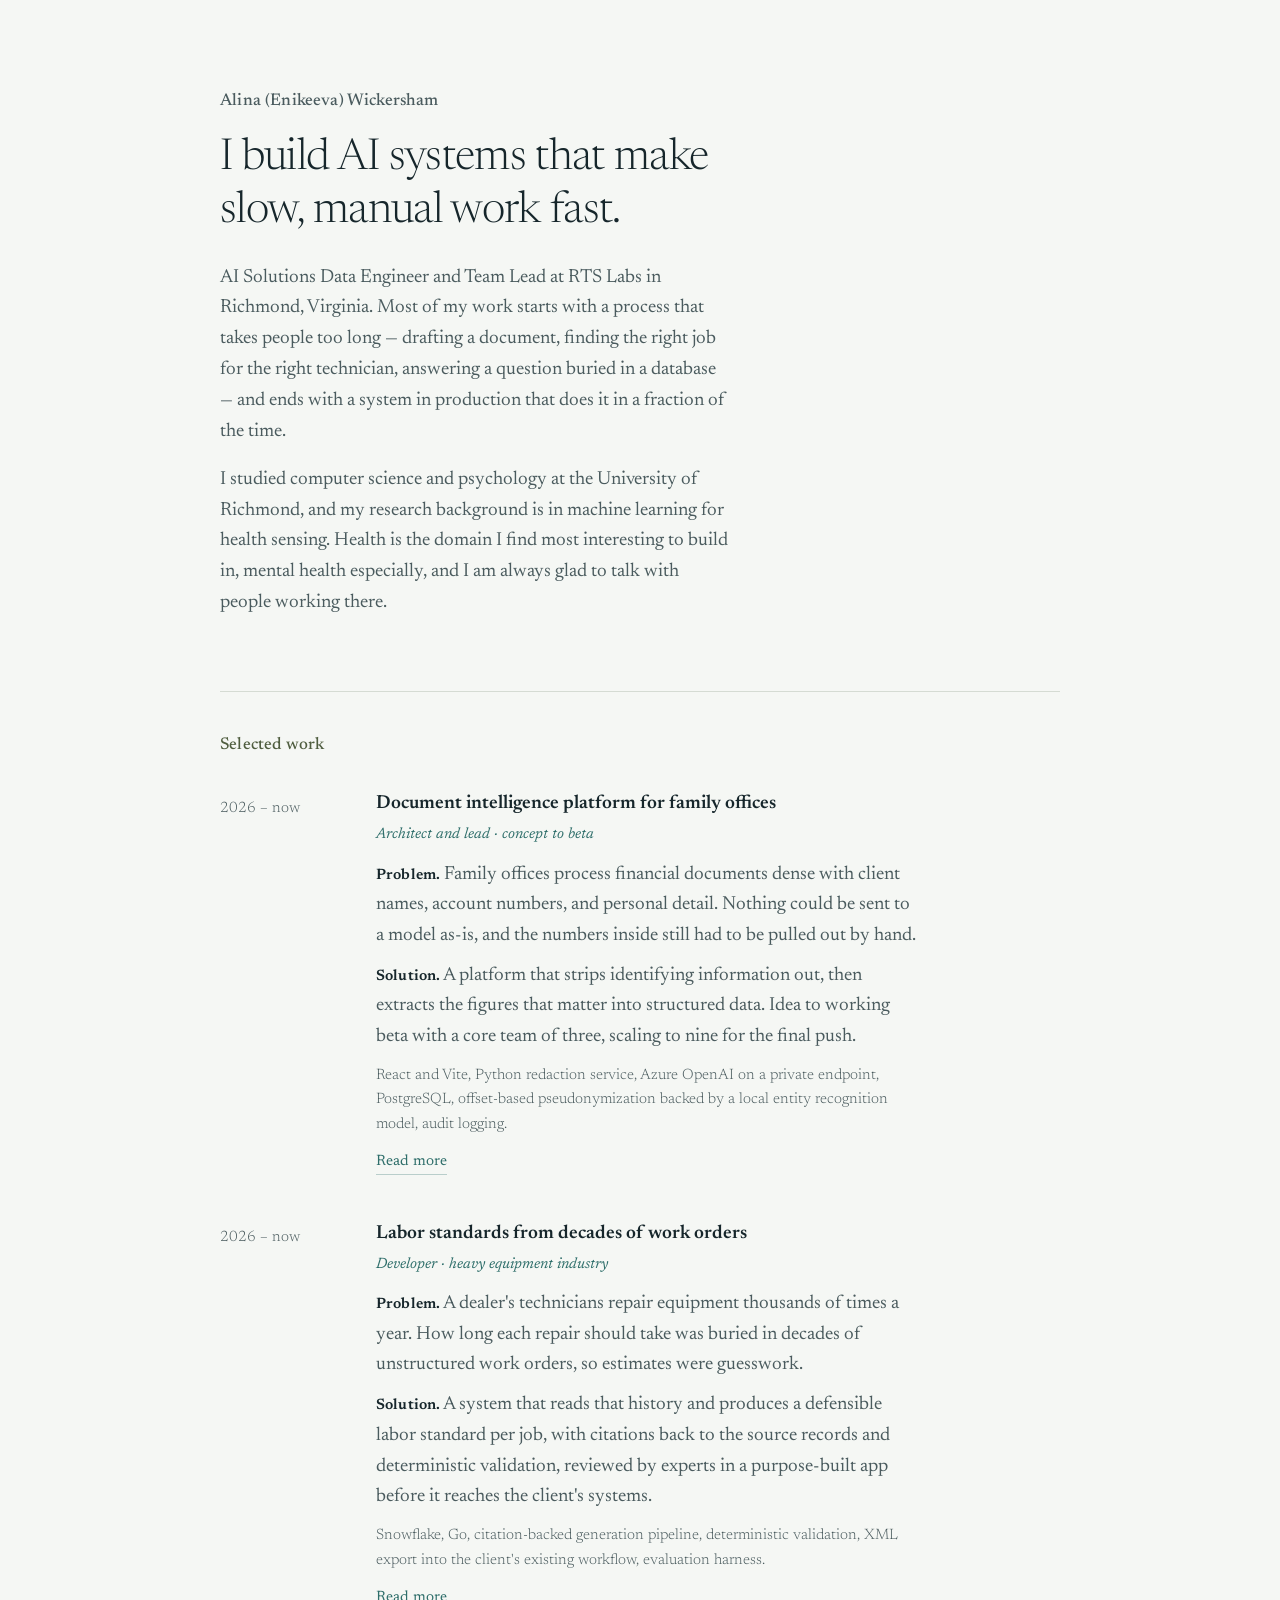
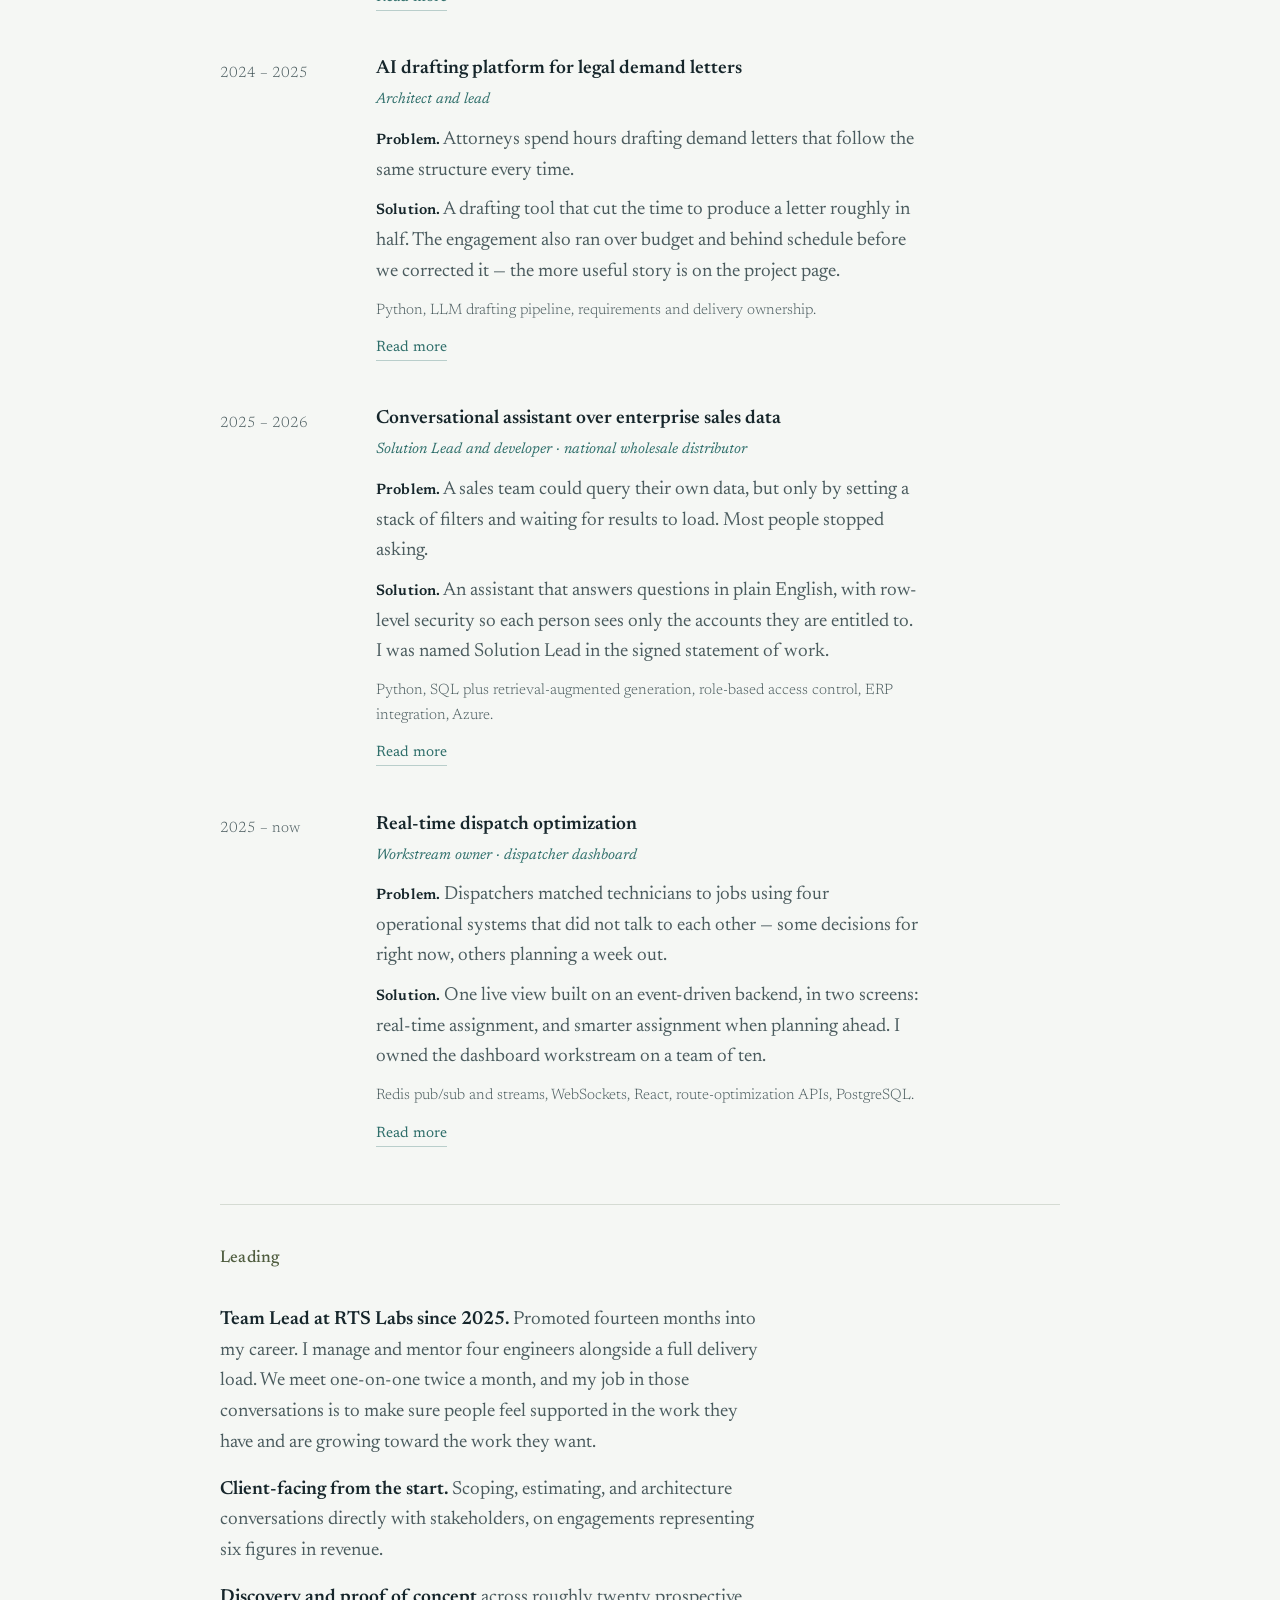
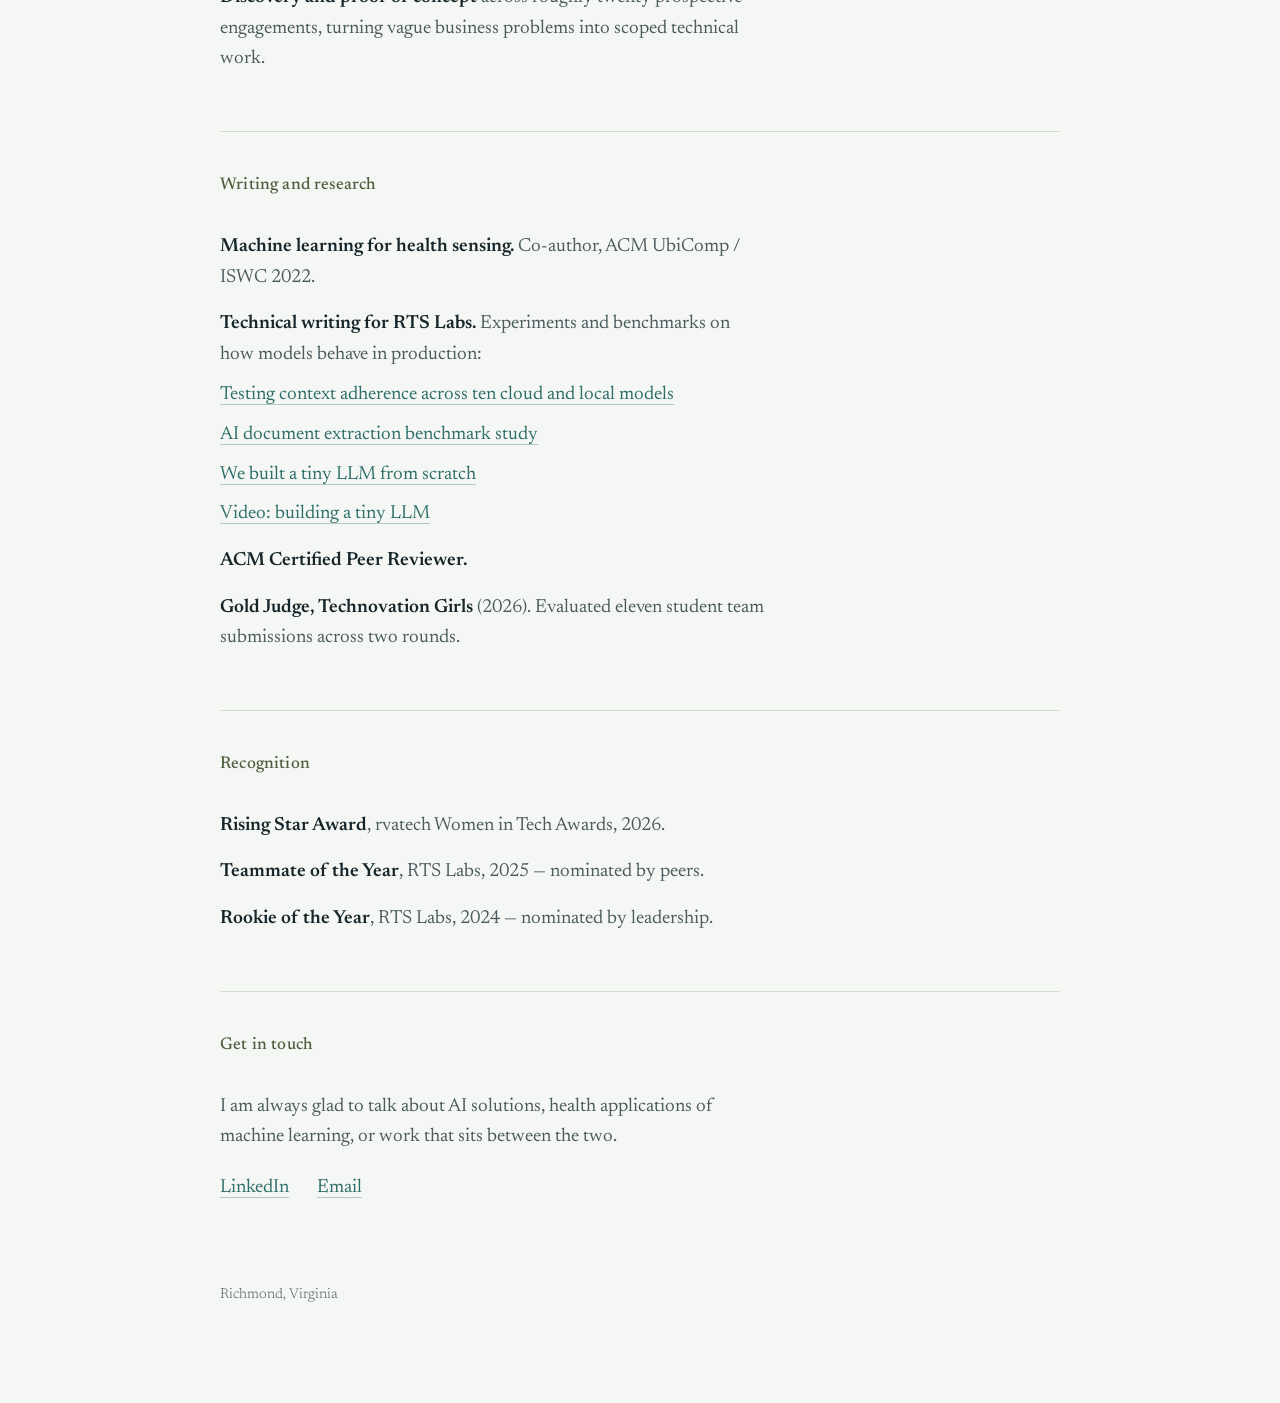
<file: index.html>
<!DOCTYPE html>
<html lang="en">
<head>
<meta charset="utf-8">
<meta name="viewport" content="width=device-width, initial-scale=1">
<title>Alina (Enikeeva) Wickersham — AI engineer</title>
<meta name="description" content="Alina (Enikeeva) Wickersham builds AI systems that make slow, manual work fast. AI Solutions Data Engineer and Team Lead at RTS Labs; published researcher in machine learning for health sensing.">
<meta property="og:title" content="Alina (Enikeeva) Wickersham — AI engineer">
<meta property="og:description" content="I build AI systems that make slow, manual work fast.">
<meta property="og:image" content="https://alinawickersham.github.io/preview.png">
<meta property="og:url" content="https://alinawickersham.github.io">
<meta property="og:type" content="website">
<meta name="twitter:card" content="summary_large_image">
<link rel="preconnect" href="https://fonts.googleapis.com">
<link rel="preconnect" href="https://fonts.gstatic.com" crossorigin>
<link href="https://fonts.googleapis.com/css2?family=Newsreader:ital,opsz,wght@0,6..72,300;0,6..72,400;0,6..72,500;0,6..72,600;1,6..72,300;1,6..72,400&display=swap" rel="stylesheet">
<link rel="stylesheet" href="styles.css">
</head>
<body>
<main class="page">

  <header class="hero">
    <p class="name">Alina (Enikeeva) Wickersham</p>
    <h1 class="statement">I build AI systems that make slow, manual work fast.</h1>
    <p>AI Solutions Data Engineer and Team Lead at RTS Labs in Richmond, Virginia. Most of my work starts with a process that takes people too long — drafting a document, finding the right job for the right technician, answering a question buried in a database — and ends with a system in production that does it in a fraction of the time.</p>
    <p>I studied computer science and psychology at the University of Richmond, and my research background is in machine learning for health sensing. Health is the domain I find most interesting to build in, mental health especially, and I am always glad to talk with people working there.</p>
  </header>

  <section id="work">
    <h2>Selected work</h2>

    <div class="entry">
      <div class="when">2026 &ndash; now</div>
      <div class="what">
        <a class="card" href="projects/document-intelligence.html">
          <h3>Document intelligence platform for family offices</h3>
          <span class="role">Architect and lead &middot; concept to beta</span>
          <p class="ps"><b>Problem.</b> Family offices process financial documents dense with client names, account numbers, and personal detail. Nothing could be sent to a model as-is, and the numbers inside still had to be pulled out by hand.</p>
          <p class="ps"><b>Solution.</b> A platform that strips identifying information out, then extracts the figures that matter into structured data. Idea to working beta with a core team of three, scaling to nine for the final push.</p>
          <p class="stack">React and Vite, Python redaction service, Azure OpenAI on a private endpoint, PostgreSQL, offset-based pseudonymization backed by a local entity recognition model, audit logging.</p>
          <span class="more">Read more</span>
        </a>
      </div>
    </div>

    <div class="entry">
      <div class="when">2026 &ndash; now</div>
      <div class="what">
        <a class="card" href="projects/labor-standards.html">
          <h3>Labor standards from decades of work orders</h3>
          <span class="role">Developer &middot; heavy equipment industry</span>
          <p class="ps"><b>Problem.</b> A dealer's technicians repair equipment thousands of times a year. How long each repair should take was buried in decades of unstructured work orders, so estimates were guesswork.</p>
          <p class="ps"><b>Solution.</b> A system that reads that history and produces a defensible labor standard per job, with citations back to the source records and deterministic validation, reviewed by experts in a purpose-built app before it reaches the client's systems.</p>
          <p class="stack">Snowflake, Go, citation-backed generation pipeline, deterministic validation, XML export into the client's existing workflow, evaluation harness.</p>
          <span class="more">Read more</span>
        </a>
      </div>
    </div>

    <div class="entry">
      <div class="when">2024 &ndash; 2025</div>
      <div class="what">
        <a class="card" href="projects/demand-letters.html">
          <h3>AI drafting platform for legal demand letters</h3>
          <span class="role">Architect and lead</span>
          <p class="ps"><b>Problem.</b> Attorneys spend hours drafting demand letters that follow the same structure every time.</p>
          <p class="ps"><b>Solution.</b> A drafting tool that cut the time to produce a letter roughly in half. The engagement also ran over budget and behind schedule before we corrected it — the more useful story is on the project page.</p>
          <p class="stack">Python, LLM drafting pipeline, requirements and delivery ownership.</p>
          <span class="more">Read more</span>
        </a>
      </div>
    </div>

    <div class="entry">
      <div class="when">2025 &ndash; 2026</div>
      <div class="what">
        <a class="card" href="projects/sales-assistant.html">
          <h3>Conversational assistant over enterprise sales data</h3>
          <span class="role">Solution Lead and developer &middot; national wholesale distributor</span>
          <p class="ps"><b>Problem.</b> A sales team could query their own data, but only by setting a stack of filters and waiting for results to load. Most people stopped asking.</p>
          <p class="ps"><b>Solution.</b> An assistant that answers questions in plain English, with row-level security so each person sees only the accounts they are entitled to. I was named Solution Lead in the signed statement of work.</p>
          <p class="stack">Python, SQL plus retrieval-augmented generation, role-based access control, ERP integration, Azure.</p>
          <span class="more">Read more</span>
        </a>
      </div>
    </div>

    <div class="entry">
      <div class="when">2025 &ndash; now</div>
      <div class="what">
        <a class="card" href="projects/dispatch.html">
          <h3>Real-time dispatch optimization</h3>
          <span class="role">Workstream owner &middot; dispatcher dashboard</span>
          <p class="ps"><b>Problem.</b> Dispatchers matched technicians to jobs using four operational systems that did not talk to each other — some decisions for right now, others planning a week out.</p>
          <p class="ps"><b>Solution.</b> One live view built on an event-driven backend, in two screens: real-time assignment, and smarter assignment when planning ahead. I owned the dashboard workstream on a team of ten.</p>
          <p class="stack">Redis pub/sub and streams, WebSockets, React, route-optimization APIs, PostgreSQL.</p>
          <span class="more">Read more</span>
        </a>
      </div>
    </div>
  </section>

  <section>
    <h2>Leading</h2>
    <ul class="plain">
      <li><strong>Team Lead at RTS Labs since 2025.</strong> Promoted fourteen months into my career. I manage and mentor four engineers alongside a full delivery load. We meet one-on-one twice a month, and my job in those conversations is to make sure people feel supported in the work they have and are growing toward the work they want.</li>
      <li><strong>Client-facing from the start.</strong> Scoping, estimating, and architecture conversations directly with stakeholders, on engagements representing six figures in revenue.</li>
      <li><strong>Discovery and proof of concept</strong> across roughly twenty prospective engagements, turning vague business problems into scoped technical work.</li>
    </ul>
  </section>

  <section>
    <h2>Writing and research</h2>
    <ul class="plain">
      <li><strong>Machine learning for health sensing.</strong> Co-author, ACM UbiComp / ISWC 2022.</li>
      <li><strong>Technical writing for RTS Labs.</strong> Experiments and benchmarks on how models behave in production:
        <ul class="plain reading" style="margin-top:.6rem;">
          <li><a href="https://rtslabs.com/rts-experiment-testing-context-adherence-across-10-cloud-local-models">Testing context adherence across ten cloud and local models</a></li>
          <li><a href="https://rtslabs.com/ai-document-extraction-benchmark-study">AI document extraction benchmark study</a></li>
          <li><a href="https://rtslabs.com/experiment-we-built-a-tiny-llm-from-scratch">We built a tiny LLM from scratch</a></li>
          <li><a href="https://www.youtube.com/watch?v=kGPH4InUQj8">Video: building a tiny LLM</a></li>
        </ul>
      </li>
      <li><strong>ACM Certified Peer Reviewer.</strong></li>
      <li><strong>Gold Judge, Technovation Girls</strong> (2026). Evaluated eleven student team submissions across two rounds.</li>
    </ul>
  </section>

  <section>
    <h2>Recognition</h2>
    <ul class="plain">
      <li><strong>Rising Star Award</strong>, rvatech Women in Tech Awards, 2026.</li>
      <li><strong>Teammate of the Year</strong>, RTS Labs, 2025 &mdash; nominated by peers.</li>
      <li><strong>Rookie of the Year</strong>, RTS Labs, 2024 &mdash; nominated by leadership.</li>
    </ul>
  </section>

  <section class="contact">
    <h2>Get in touch</h2>
    <p>I am always glad to talk about AI solutions, health applications of machine learning, or work that sits between the two.</p>
    <ul class="links">
      <li><a href="https://www.linkedin.com/in/alina-enikeeva/">LinkedIn</a></li>
      <li><a href="mailto:wickershamalina@gmail.com">Email</a></li>
    </ul>
  </section>

  <footer>Richmond, Virginia</footer>

</main>
</body>
</html>
</file>
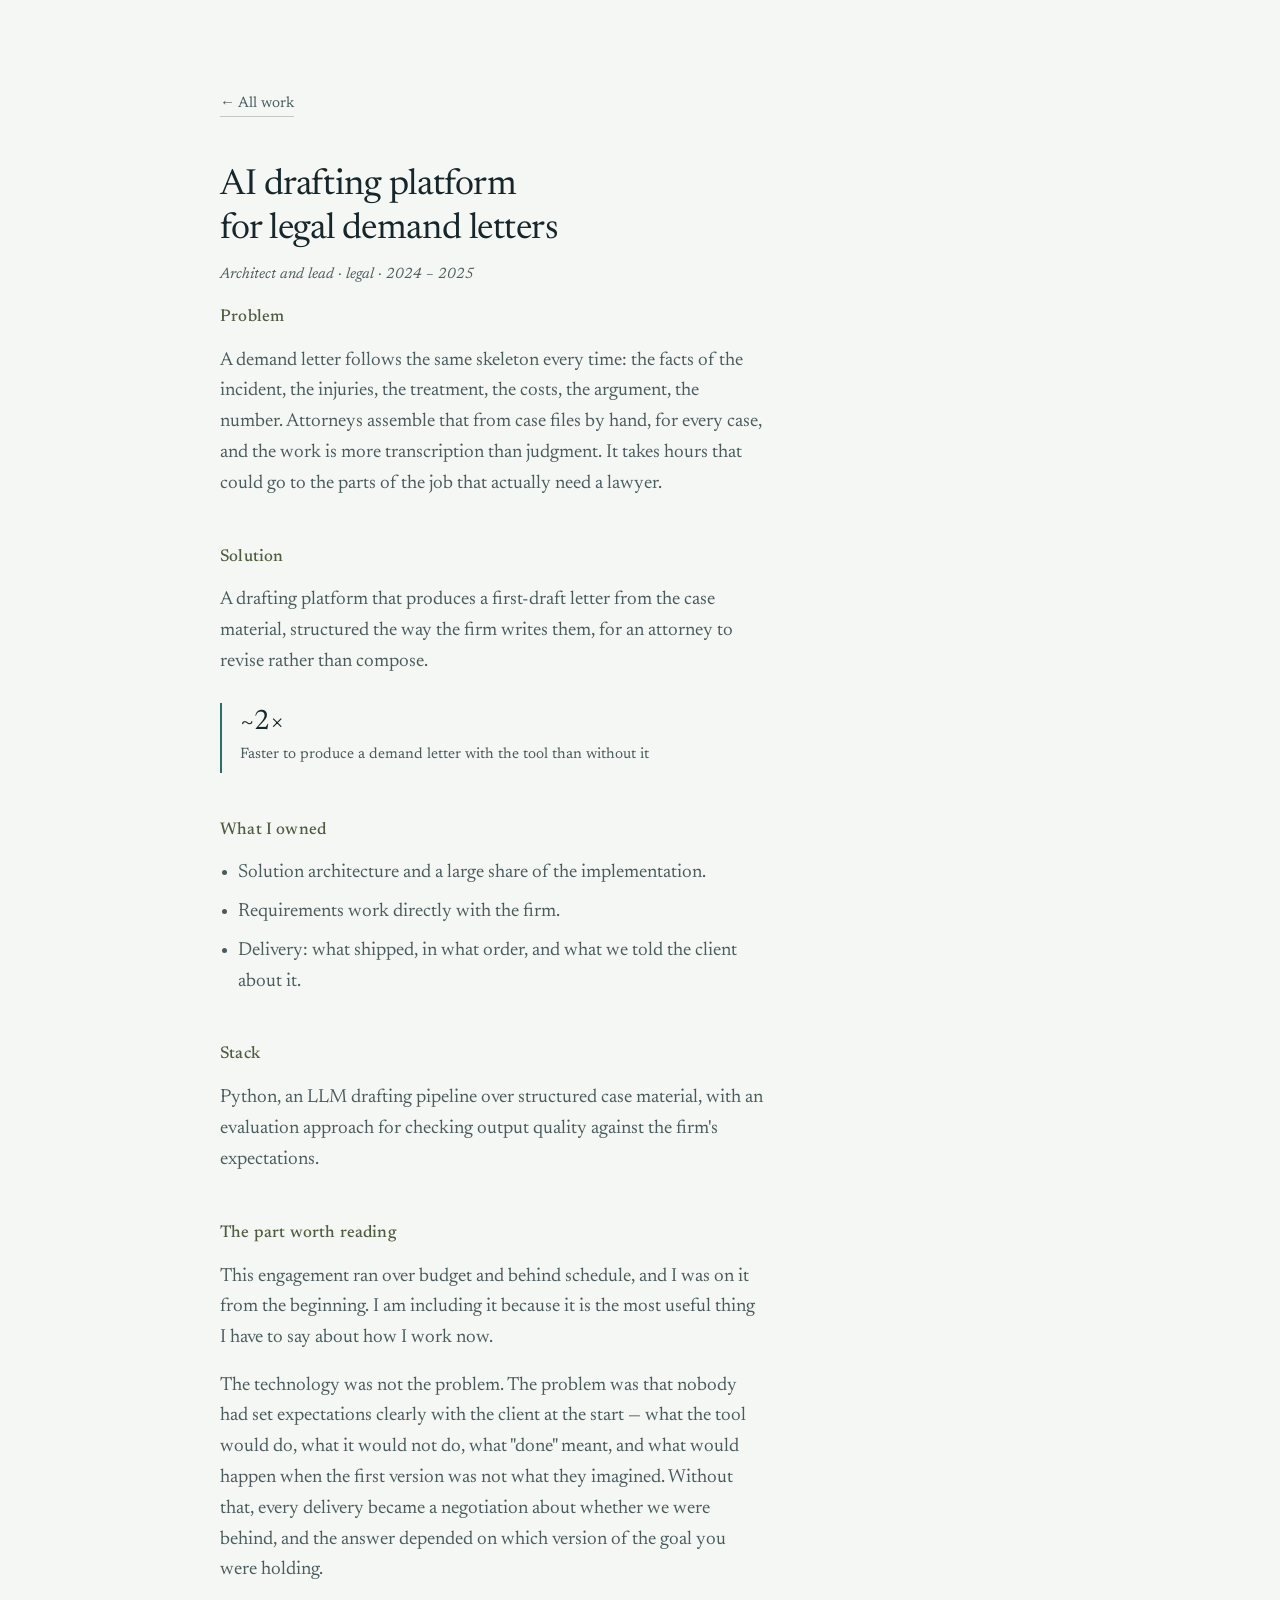
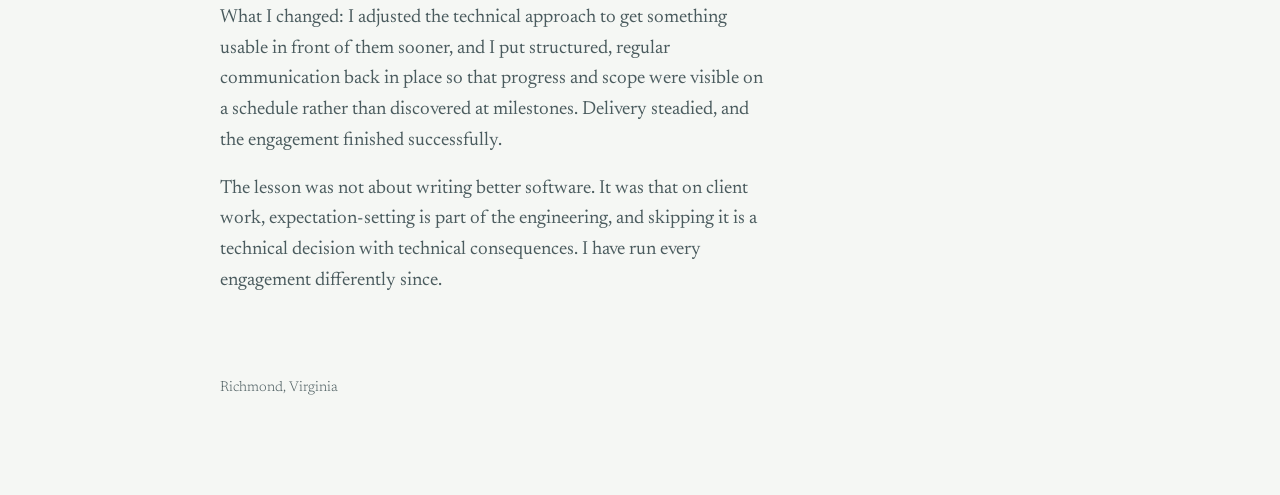
<file: projects/demand-letters.html>
<!DOCTYPE html>
<html lang="en">
<head>
<meta charset="utf-8">
<meta name="viewport" content="width=device-width, initial-scale=1">
<title>AI drafting platform for legal demand letters — Alina (Enikeeva) Wickersham</title>
<meta name="description" content="An AI tool that cut demand letter drafting time roughly in half, and what I learned from an engagement that went off the rails first.">
<link rel="preconnect" href="https://fonts.googleapis.com">
<link rel="preconnect" href="https://fonts.gstatic.com" crossorigin>
<link href="https://fonts.googleapis.com/css2?family=Newsreader:ital,opsz,wght@0,6..72,300;0,6..72,400;0,6..72,500;0,6..72,600;1,6..72,300;1,6..72,400&display=swap" rel="stylesheet">
<link rel="stylesheet" href="../styles.css">
</head>
<body>
<main class="page">
  <a class="back" href="../index.html">&larr; All work</a>

  <article class="detail">
    <h1>AI drafting platform for legal demand letters</h1>
    <p class="meta">Architect and lead &middot; legal &middot; 2024 – 2025</p>

    <h2>Problem</h2>
    <p>A demand letter follows the same skeleton every time: the facts of the incident, the injuries, the treatment, the costs, the argument, the number. Attorneys assemble that from case files by hand, for every case, and the work is more transcription than judgment. It takes hours that could go to the parts of the job that actually need a lawyer.</p>

    <h2>Solution</h2>
    <p>A drafting platform that produces a first-draft letter from the case material, structured the way the firm writes them, for an attorney to revise rather than compose.</p>

    <div class="figure">
      <span class="n">~2&times;</span>
      <span class="lbl">Faster to produce a demand letter with the tool than without it</span>
    </div>

    <h2>What I owned</h2>
    <ul>
      <li>Solution architecture and a large share of the implementation.</li>
      <li>Requirements work directly with the firm.</li>
      <li>Delivery: what shipped, in what order, and what we told the client about it.</li>
    </ul>

    <h2>Stack</h2>
    <p>Python, an LLM drafting pipeline over structured case material, with an evaluation approach for checking output quality against the firm's expectations.</p>

    <h2>The part worth reading</h2>
    <p>This engagement ran over budget and behind schedule, and I was on it from the beginning. I am including it because it is the most useful thing I have to say about how I work now.</p>
    <p>The technology was not the problem. The problem was that nobody had set expectations clearly with the client at the start — what the tool would do, what it would not do, what "done" meant, and what would happen when the first version was not what they imagined. Without that, every delivery became a negotiation about whether we were behind, and the answer depended on which version of the goal you were holding.</p>
    <p>What I changed: I adjusted the technical approach to get something usable in front of them sooner, and I put structured, regular communication back in place so that progress and scope were visible on a schedule rather than discovered at milestones. Delivery steadied, and the engagement finished successfully.</p>
    <p>The lesson was not about writing better software. It was that on client work, expectation-setting is part of the engineering, and skipping it is a technical decision with technical consequences. I have run every engagement differently since.</p>
  </article>

  <footer>Richmond, Virginia</footer>
</main>
</body>
</html>
</file>
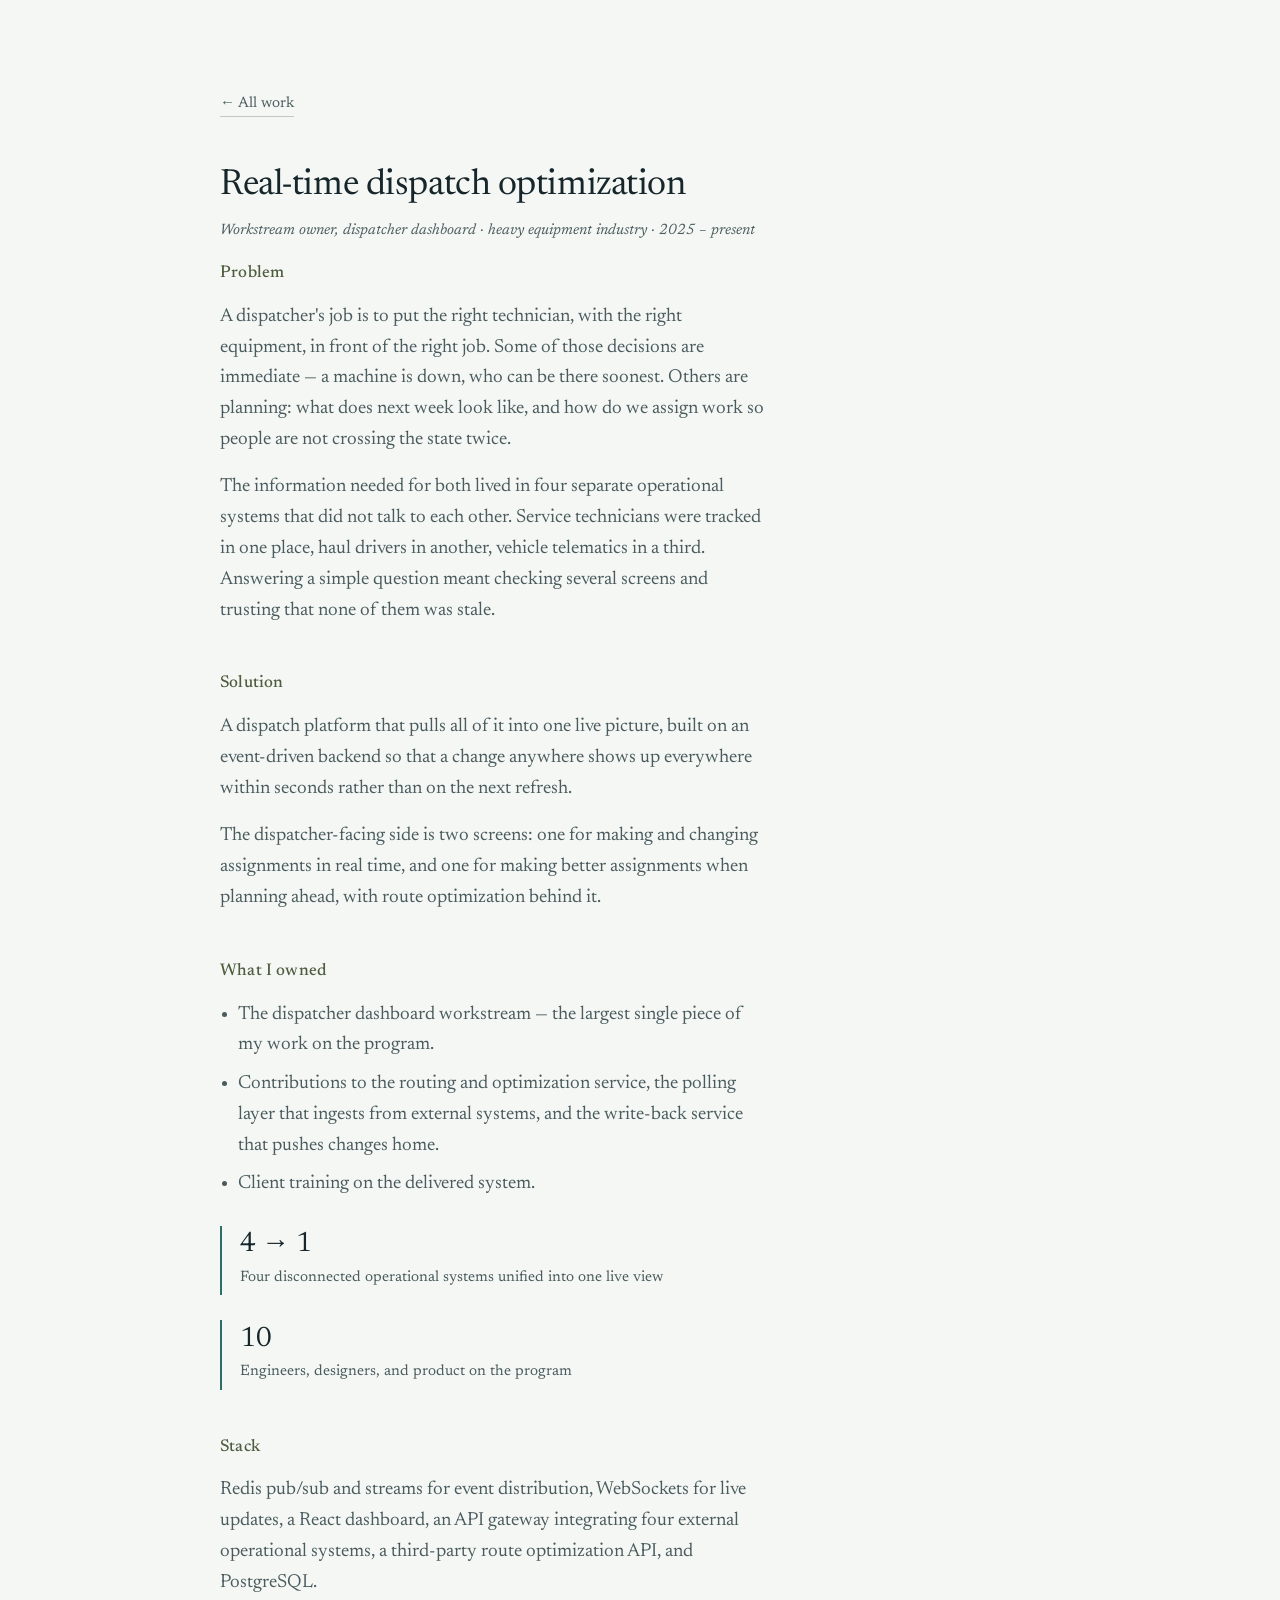
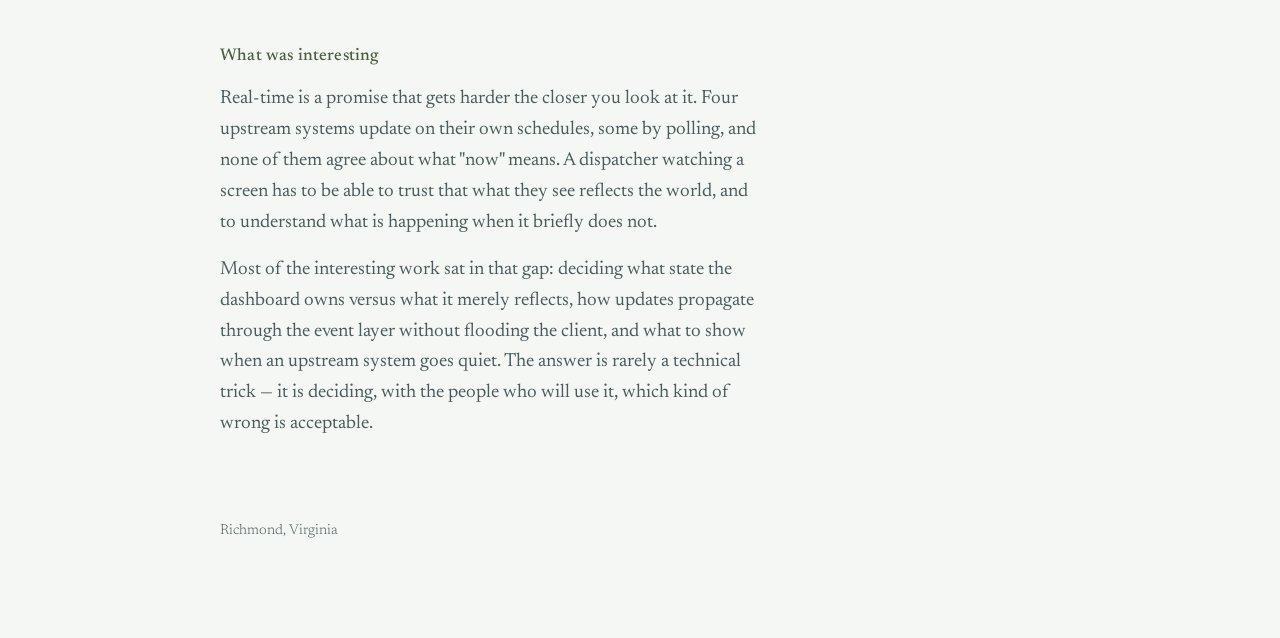
<file: projects/dispatch.html>
<!DOCTYPE html>
<html lang="en">
<head>
<meta charset="utf-8">
<meta name="viewport" content="width=device-width, initial-scale=1">
<title>Real-time dispatch optimization — Alina (Enikeeva) Wickersham</title>
<meta name="description" content="A live dispatcher view unifying four disconnected operational systems, built on an event-driven backend.">
<link rel="preconnect" href="https://fonts.googleapis.com">
<link rel="preconnect" href="https://fonts.gstatic.com" crossorigin>
<link href="https://fonts.googleapis.com/css2?family=Newsreader:ital,opsz,wght@0,6..72,300;0,6..72,400;0,6..72,500;0,6..72,600;1,6..72,300;1,6..72,400&display=swap" rel="stylesheet">
<link rel="stylesheet" href="../styles.css">
</head>
<body>
<main class="page">
  <a class="back" href="../index.html">&larr; All work</a>

  <article class="detail">
    <h1>Real-time dispatch optimization</h1>
    <p class="meta">Workstream owner, dispatcher dashboard &middot; heavy equipment industry &middot; 2025 – present</p>

    <h2>Problem</h2>
    <p>A dispatcher's job is to put the right technician, with the right equipment, in front of the right job. Some of those decisions are immediate — a machine is down, who can be there soonest. Others are planning: what does next week look like, and how do we assign work so people are not crossing the state twice.</p>
    <p>The information needed for both lived in four separate operational systems that did not talk to each other. Service technicians were tracked in one place, haul drivers in another, vehicle telematics in a third. Answering a simple question meant checking several screens and trusting that none of them was stale.</p>

    <h2>Solution</h2>
    <p>A dispatch platform that pulls all of it into one live picture, built on an event-driven backend so that a change anywhere shows up everywhere within seconds rather than on the next refresh.</p>
    <p>The dispatcher-facing side is two screens: one for making and changing assignments in real time, and one for making better assignments when planning ahead, with route optimization behind it.</p>

    <h2>What I owned</h2>
    <ul>
      <li>The dispatcher dashboard workstream — the largest single piece of my work on the program.</li>
      <li>Contributions to the routing and optimization service, the polling layer that ingests from external systems, and the write-back service that pushes changes home.</li>
      <li>Client training on the delivered system.</li>
    </ul>

    <div class="figure">
      <span class="n">4 &rarr; 1</span>
      <span class="lbl">Four disconnected operational systems unified into one live view</span>
    </div>

    <div class="figure">
      <span class="n">10</span>
      <span class="lbl">Engineers, designers, and product on the program</span>
    </div>

    <h2>Stack</h2>
    <p>Redis pub/sub and streams for event distribution, WebSockets for live updates, a React dashboard, an API gateway integrating four external operational systems, a third-party route optimization API, and PostgreSQL.</p>

    <h2>What was interesting</h2>
    <p>Real-time is a promise that gets harder the closer you look at it. Four upstream systems update on their own schedules, some by polling, and none of them agree about what "now" means. A dispatcher watching a screen has to be able to trust that what they see reflects the world, and to understand what is happening when it briefly does not.</p>
    <p>Most of the interesting work sat in that gap: deciding what state the dashboard owns versus what it merely reflects, how updates propagate through the event layer without flooding the client, and what to show when an upstream system goes quiet. The answer is rarely a technical trick — it is deciding, with the people who will use it, which kind of wrong is acceptable.</p>
  </article>

  <footer>Richmond, Virginia</footer>
</main>
</body>
</html>
</file>
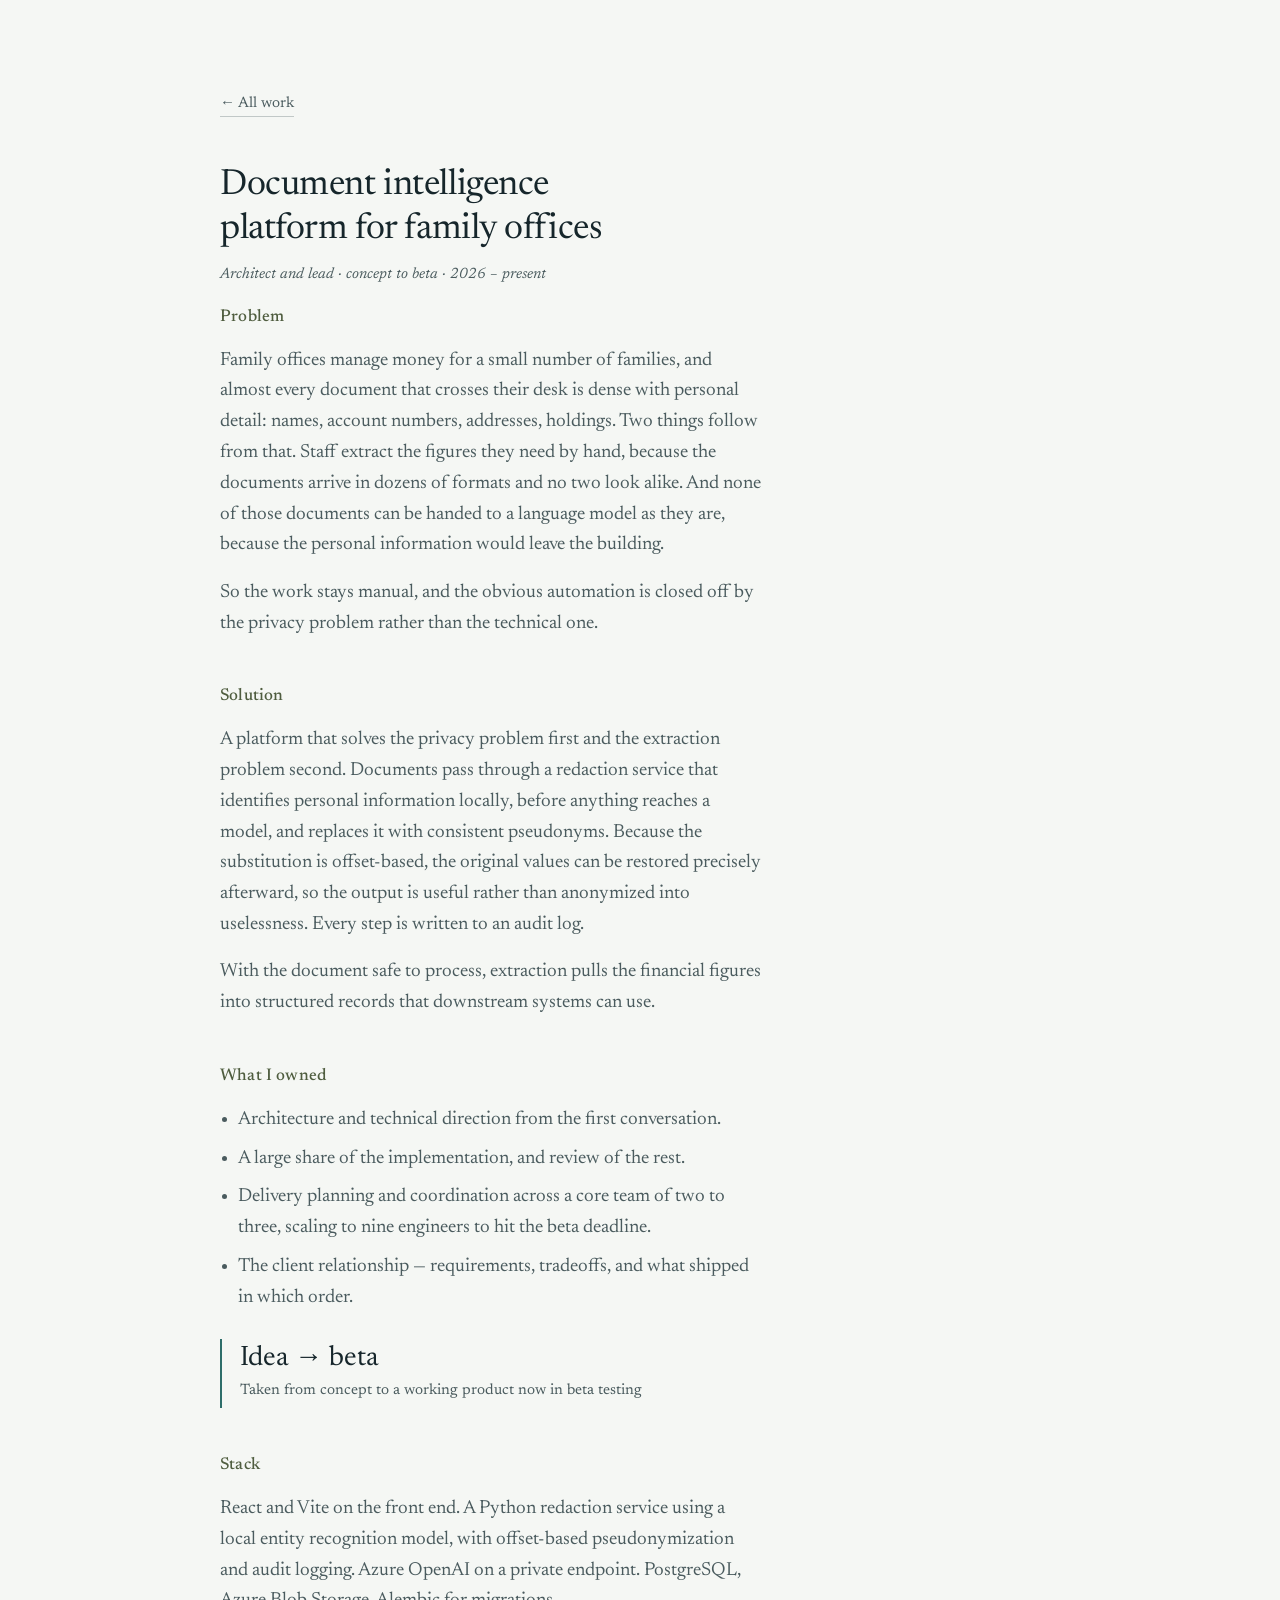
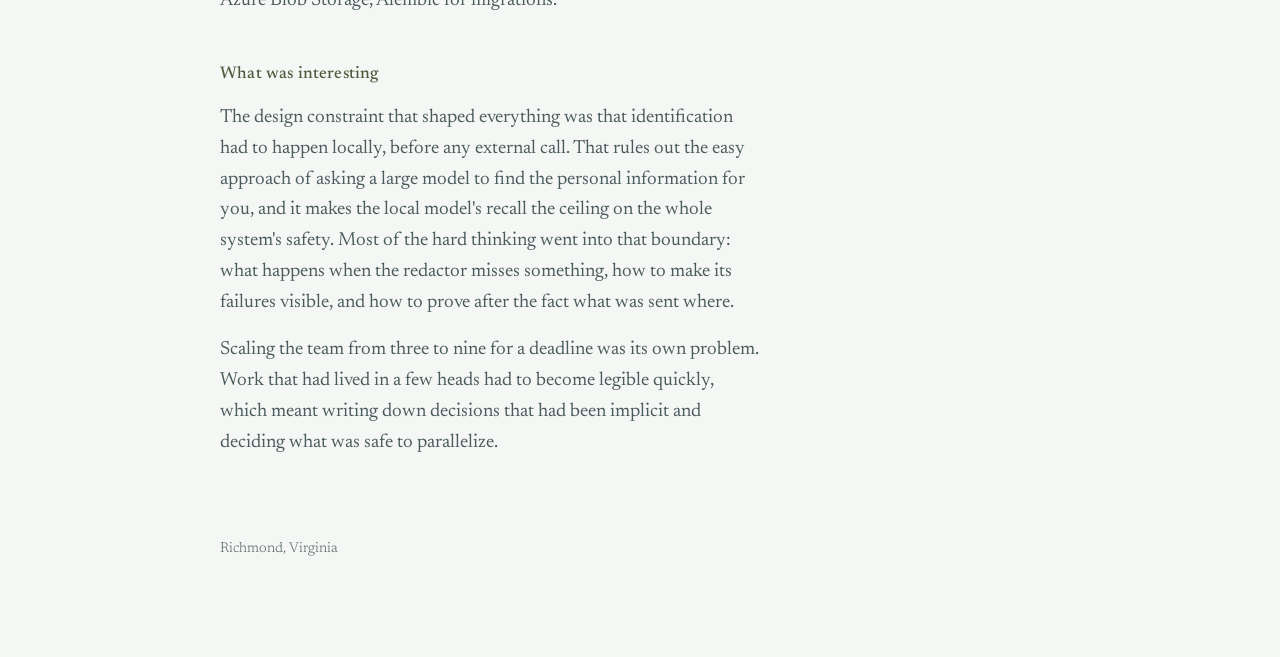
<file: projects/document-intelligence.html>
<!DOCTYPE html>
<html lang="en">
<head>
<meta charset="utf-8">
<meta name="viewport" content="width=device-width, initial-scale=1">
<title>Document intelligence platform for family offices — Alina (Enikeeva) Wickersham</title>
<meta name="description" content="An AI platform that redacts personal information from financial documents and extracts structured data. Taken from concept to beta.">
<link rel="preconnect" href="https://fonts.googleapis.com">
<link rel="preconnect" href="https://fonts.gstatic.com" crossorigin>
<link href="https://fonts.googleapis.com/css2?family=Newsreader:ital,opsz,wght@0,6..72,300;0,6..72,400;0,6..72,500;0,6..72,600;1,6..72,300;1,6..72,400&display=swap" rel="stylesheet">
<link rel="stylesheet" href="../styles.css">
</head>
<body>
<main class="page">
  <a class="back" href="../index.html">&larr; All work</a>

  <article class="detail">
    <h1>Document intelligence platform for family offices</h1>
    <p class="meta">Architect and lead &middot; concept to beta &middot; 2026 – present</p>

    <h2>Problem</h2>
    <p>Family offices manage money for a small number of families, and almost every document that crosses their desk is dense with personal detail: names, account numbers, addresses, holdings. Two things follow from that. Staff extract the figures they need by hand, because the documents arrive in dozens of formats and no two look alike. And none of those documents can be handed to a language model as they are, because the personal information would leave the building.</p>
    <p>So the work stays manual, and the obvious automation is closed off by the privacy problem rather than the technical one.</p>

    <h2>Solution</h2>
    <p>A platform that solves the privacy problem first and the extraction problem second. Documents pass through a redaction service that identifies personal information locally, before anything reaches a model, and replaces it with consistent pseudonyms. Because the substitution is offset-based, the original values can be restored precisely afterward, so the output is useful rather than anonymized into uselessness. Every step is written to an audit log.</p>
    <p>With the document safe to process, extraction pulls the financial figures into structured records that downstream systems can use.</p>

    <h2>What I owned</h2>
    <ul>
      <li>Architecture and technical direction from the first conversation.</li>
      <li>A large share of the implementation, and review of the rest.</li>
      <li>Delivery planning and coordination across a core team of two to three, scaling to nine engineers to hit the beta deadline.</li>
      <li>The client relationship — requirements, tradeoffs, and what shipped in which order.</li>
    </ul>

    <div class="figure">
      <span class="n">Idea &rarr; beta</span>
      <span class="lbl">Taken from concept to a working product now in beta testing</span>
    </div>

    <h2>Stack</h2>
    <p>React and Vite on the front end. A Python redaction service using a local entity recognition model, with offset-based pseudonymization and audit logging. Azure OpenAI on a private endpoint. PostgreSQL, Azure Blob Storage, Alembic for migrations.</p>

    <h2>What was interesting</h2>
    <p>The design constraint that shaped everything was that identification had to happen locally, before any external call. That rules out the easy approach of asking a large model to find the personal information for you, and it makes the local model's recall the ceiling on the whole system's safety. Most of the hard thinking went into that boundary: what happens when the redactor misses something, how to make its failures visible, and how to prove after the fact what was sent where.</p>
    <p>Scaling the team from three to nine for a deadline was its own problem. Work that had lived in a few heads had to become legible quickly, which meant writing down decisions that had been implicit and deciding what was safe to parallelize.</p>
  </article>

  <footer>Richmond, Virginia</footer>
</main>
</body>
</html>
</file>
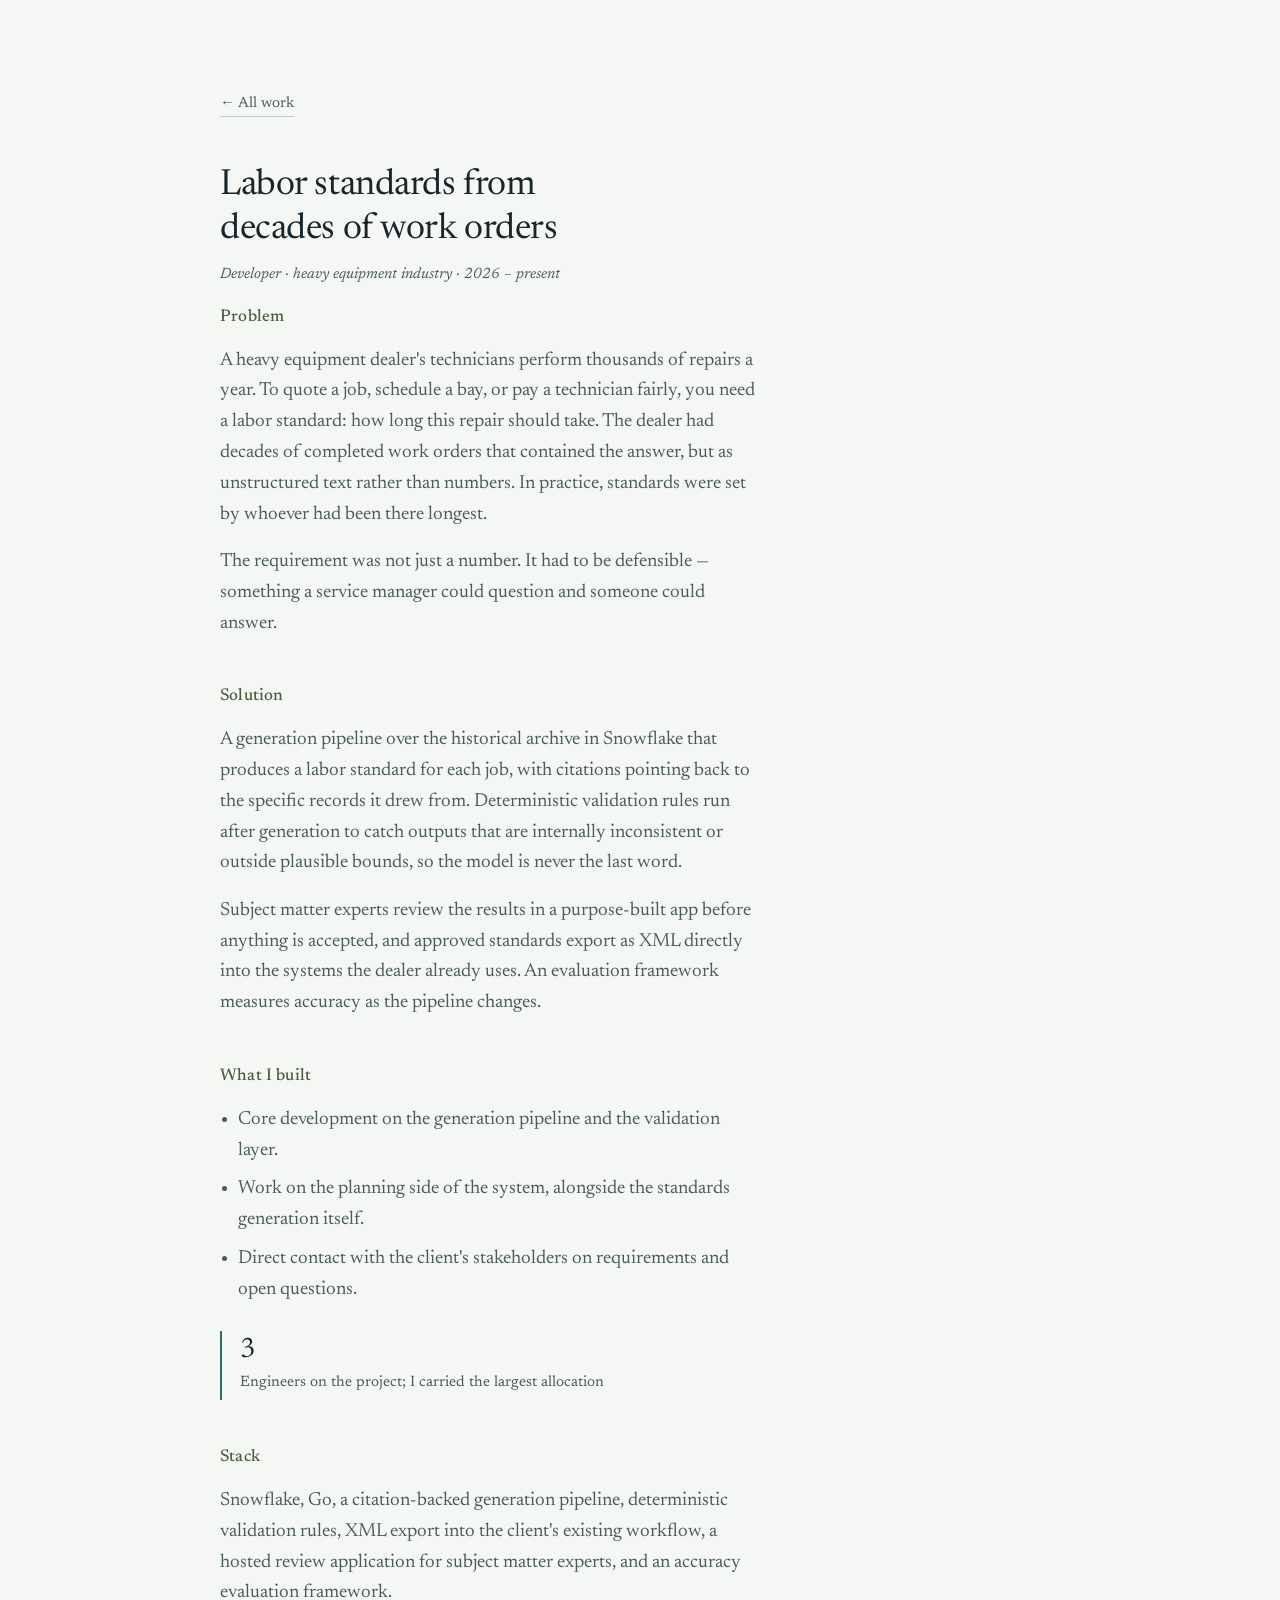
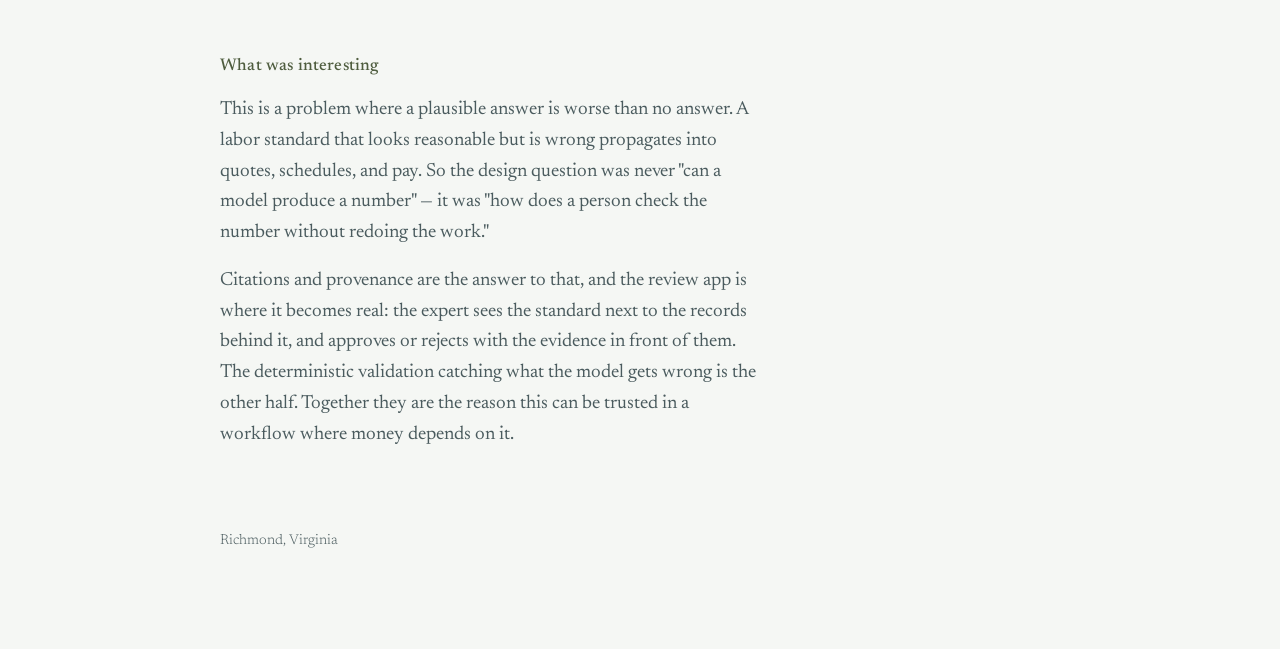
<file: projects/labor-standards.html>
<!DOCTYPE html>
<html lang="en">
<head>
<meta charset="utf-8">
<meta name="viewport" content="width=device-width, initial-scale=1">
<title>Labor standards from decades of work orders — Alina (Enikeeva) Wickersham</title>
<meta name="description" content="An AI system that turns decades of maintenance history into defensible labor standards, with citations back to source records.">
<link rel="preconnect" href="https://fonts.googleapis.com">
<link rel="preconnect" href="https://fonts.gstatic.com" crossorigin>
<link href="https://fonts.googleapis.com/css2?family=Newsreader:ital,opsz,wght@0,6..72,300;0,6..72,400;0,6..72,500;0,6..72,600;1,6..72,300;1,6..72,400&display=swap" rel="stylesheet">
<link rel="stylesheet" href="../styles.css">
</head>
<body>
<main class="page">
  <a class="back" href="../index.html">&larr; All work</a>

  <article class="detail">
    <h1>Labor standards from decades of work orders</h1>
    <p class="meta">Developer &middot; heavy equipment industry &middot; 2026 – present</p>

    <h2>Problem</h2>
    <p>A heavy equipment dealer's technicians perform thousands of repairs a year. To quote a job, schedule a bay, or pay a technician fairly, you need a labor standard: how long this repair should take. The dealer had decades of completed work orders that contained the answer, but as unstructured text rather than numbers. In practice, standards were set by whoever had been there longest.</p>
    <p>The requirement was not just a number. It had to be defensible — something a service manager could question and someone could answer.</p>

    <h2>Solution</h2>
    <p>A generation pipeline over the historical archive in Snowflake that produces a labor standard for each job, with citations pointing back to the specific records it drew from. Deterministic validation rules run after generation to catch outputs that are internally inconsistent or outside plausible bounds, so the model is never the last word.</p>
    <p>Subject matter experts review the results in a purpose-built app before anything is accepted, and approved standards export as XML directly into the systems the dealer already uses. An evaluation framework measures accuracy as the pipeline changes.</p>

    <h2>What I built</h2>
    <ul>
      <li>Core development on the generation pipeline and the validation layer.</li>
      <li>Work on the planning side of the system, alongside the standards generation itself.</li>
      <li>Direct contact with the client's stakeholders on requirements and open questions.</li>
    </ul>

    <div class="figure">
      <span class="n">3</span>
      <span class="lbl">Engineers on the project; I carried the largest allocation</span>
    </div>

    <h2>Stack</h2>
    <p>Snowflake, Go, a citation-backed generation pipeline, deterministic validation rules, XML export into the client's existing workflow, a hosted review application for subject matter experts, and an accuracy evaluation framework.</p>

    <h2>What was interesting</h2>
    <p>This is a problem where a plausible answer is worse than no answer. A labor standard that looks reasonable but is wrong propagates into quotes, schedules, and pay. So the design question was never "can a model produce a number" — it was "how does a person check the number without redoing the work."</p>
    <p>Citations and provenance are the answer to that, and the review app is where it becomes real: the expert sees the standard next to the records behind it, and approves or rejects with the evidence in front of them. The deterministic validation catching what the model gets wrong is the other half. Together they are the reason this can be trusted in a workflow where money depends on it.</p>
  </article>

  <footer>Richmond, Virginia</footer>
</main>
</body>
</html>
</file>
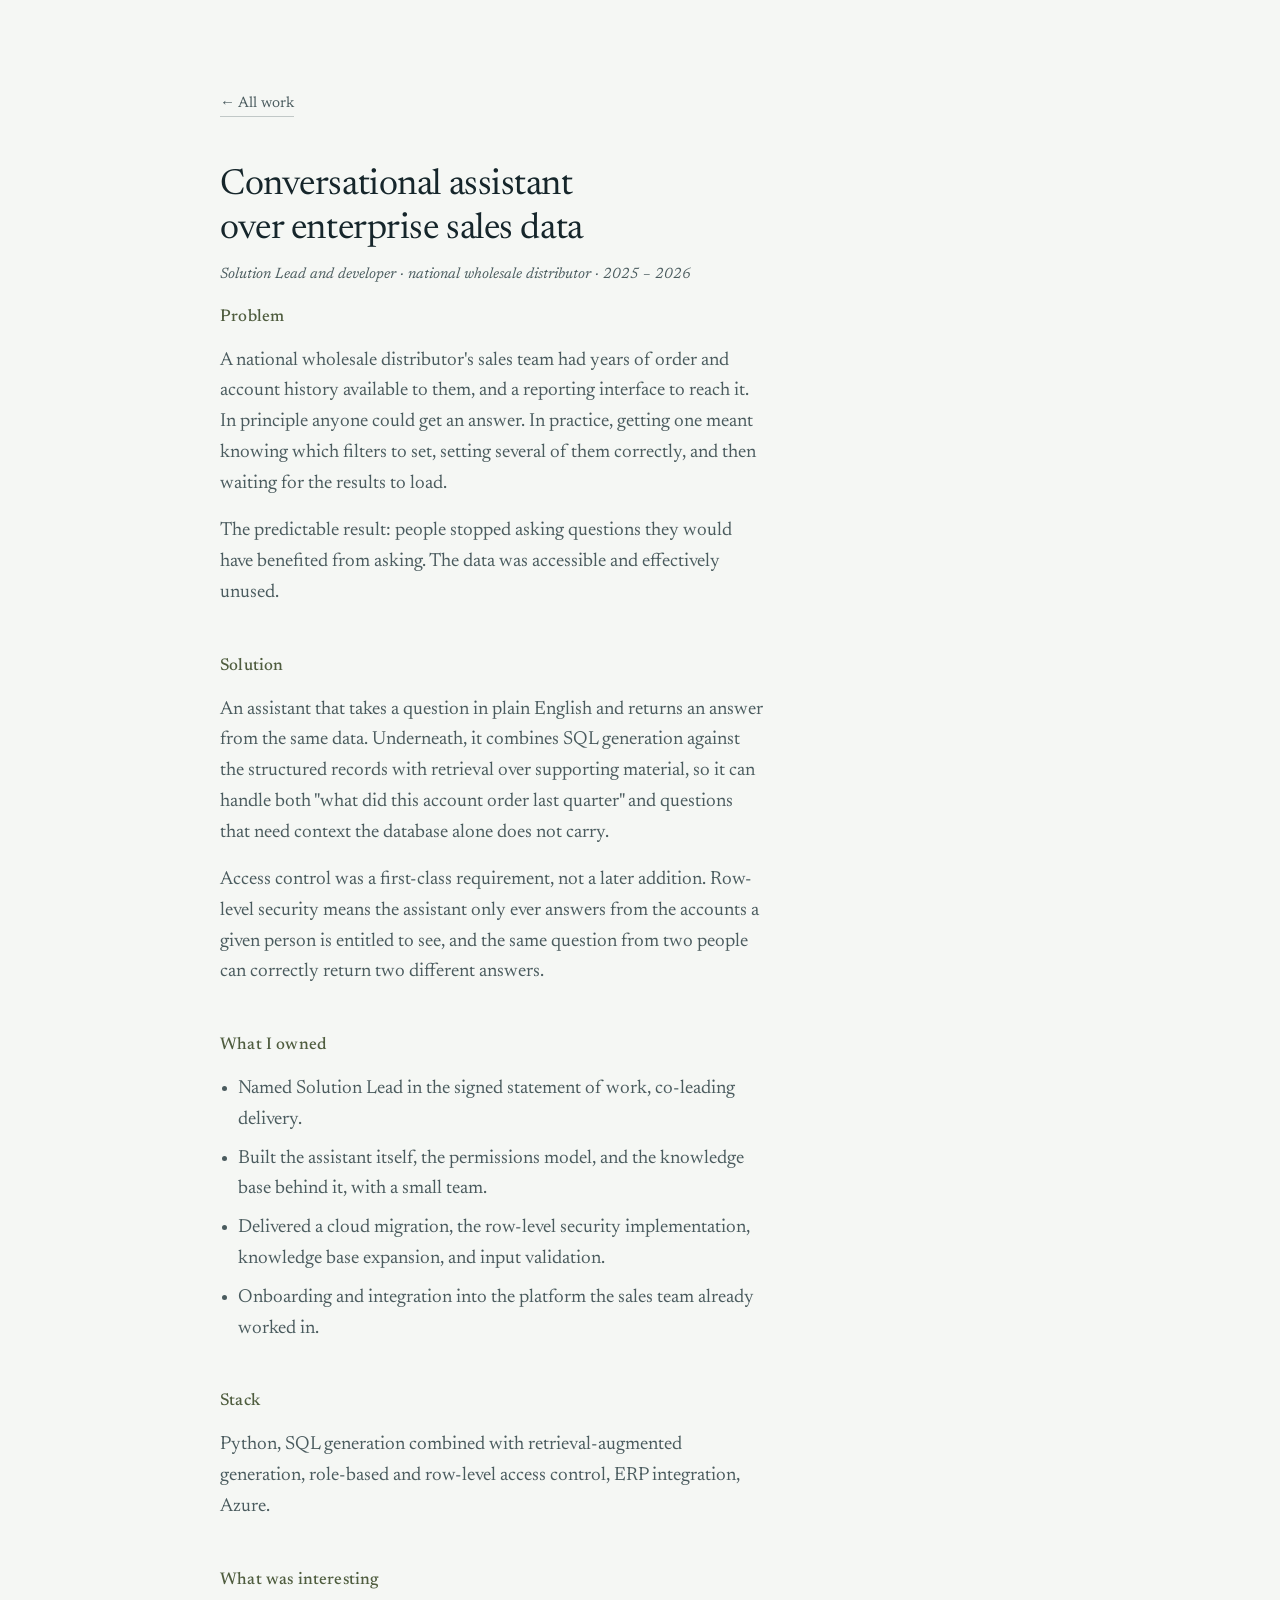
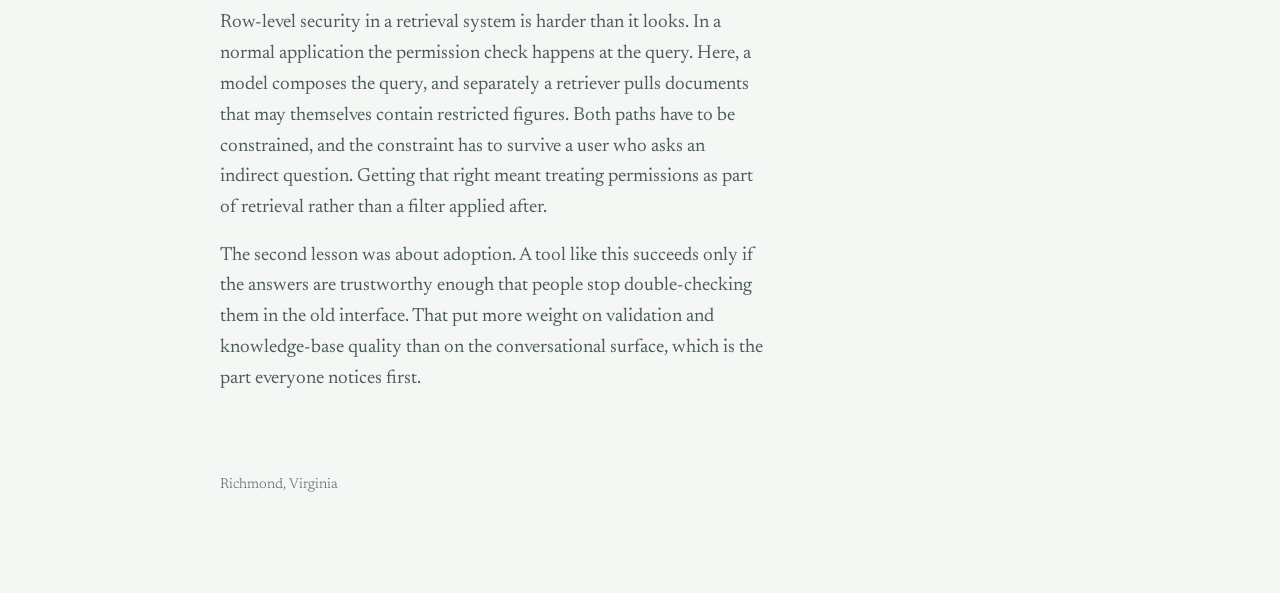
<file: projects/sales-assistant.html>
<!DOCTYPE html>
<html lang="en">
<head>
<meta charset="utf-8">
<meta name="viewport" content="width=device-width, initial-scale=1">
<title>Conversational assistant over enterprise sales data — Alina (Enikeeva) Wickersham</title>
<meta name="description" content="A retrieval-augmented assistant that lets a sales team query their own data in plain English, with row-level security.">
<link rel="preconnect" href="https://fonts.googleapis.com">
<link rel="preconnect" href="https://fonts.gstatic.com" crossorigin>
<link href="https://fonts.googleapis.com/css2?family=Newsreader:ital,opsz,wght@0,6..72,300;0,6..72,400;0,6..72,500;0,6..72,600;1,6..72,300;1,6..72,400&display=swap" rel="stylesheet">
<link rel="stylesheet" href="../styles.css">
</head>
<body>
<main class="page">
  <a class="back" href="../index.html">&larr; All work</a>

  <article class="detail">
    <h1>Conversational assistant over enterprise sales data</h1>
    <p class="meta">Solution Lead and developer &middot; national wholesale distributor &middot; 2025 – 2026</p>

    <h2>Problem</h2>
    <p>A national wholesale distributor's sales team had years of order and account history available to them, and a reporting interface to reach it. In principle anyone could get an answer. In practice, getting one meant knowing which filters to set, setting several of them correctly, and then waiting for the results to load.</p>
    <p>The predictable result: people stopped asking questions they would have benefited from asking. The data was accessible and effectively unused.</p>

    <h2>Solution</h2>
    <p>An assistant that takes a question in plain English and returns an answer from the same data. Underneath, it combines SQL generation against the structured records with retrieval over supporting material, so it can handle both "what did this account order last quarter" and questions that need context the database alone does not carry.</p>
    <p>Access control was a first-class requirement, not a later addition. Row-level security means the assistant only ever answers from the accounts a given person is entitled to see, and the same question from two people can correctly return two different answers.</p>

    <h2>What I owned</h2>
    <ul>
      <li>Named Solution Lead in the signed statement of work, co-leading delivery.</li>
      <li>Built the assistant itself, the permissions model, and the knowledge base behind it, with a small team.</li>
      <li>Delivered a cloud migration, the row-level security implementation, knowledge base expansion, and input validation.</li>
      <li>Onboarding and integration into the platform the sales team already worked in.</li>
    </ul>

    <h2>Stack</h2>
    <p>Python, SQL generation combined with retrieval-augmented generation, role-based and row-level access control, ERP integration, Azure.</p>

    <h2>What was interesting</h2>
    <p>Row-level security in a retrieval system is harder than it looks. In a normal application the permission check happens at the query. Here, a model composes the query, and separately a retriever pulls documents that may themselves contain restricted figures. Both paths have to be constrained, and the constraint has to survive a user who asks an indirect question. Getting that right meant treating permissions as part of retrieval rather than a filter applied after.</p>
    <p>The second lesson was about adoption. A tool like this succeeds only if the answers are trustworthy enough that people stop double-checking them in the old interface. That put more weight on validation and knowledge-base quality than on the conversational surface, which is the part everyone notices first.</p>
  </article>

  <footer>Richmond, Virginia</footer>
</main>
</body>
</html>
</file>
<file: styles.css>
:root{
  --paper:#F5F7F4;
  --ink:#16262B;
  --ink-soft:#4A5B5E;
  --teal:#2E6E6A;
  --moss:#4F5D3F;
  --rule:#D5DBD3;
  --measure:34rem;
}

*{box-sizing:border-box;}

html{-webkit-text-size-adjust:100%;}

body{
  margin:0;
  background:var(--paper);
  color:var(--ink);
  font-family:"Newsreader",Georgia,"Times New Roman",serif;
  font-size:19px;
  font-weight:400;
  line-height:1.62;
  font-optical-sizing:auto;
}

.page{
  max-width:56rem;
  margin:0 auto;
  padding:5.5rem 1.75rem 6rem;
}

a{color:var(--teal);text-decoration:none;border-bottom:1px solid rgba(46,110,106,.35);}
a:hover{border-bottom-color:var(--teal);}
a:focus-visible{outline:2px solid var(--teal);outline-offset:3px;border-radius:2px;}

/* ---- hero ---- */

.hero{max-width:32rem;margin-bottom:4.5rem;}

.name{
  font-size:1.0625rem;
  font-weight:500;
  letter-spacing:.01em;
  margin:0 0 2.25rem;
  color:var(--ink);
}

.statement{
  font-size:clamp(1.85rem,4.2vw,2.75rem);
  font-weight:300;
  line-height:1.2;
  letter-spacing:-.015em;
  margin:0 0 1.5rem;
  text-wrap:balance;
}

.hero p{max-width:var(--measure);margin:0 0 1.1rem;color:var(--ink-soft);}

/* ---- sections ---- */

section{
  border-top:1px solid var(--rule);
  padding-top:2.5rem;
  margin-top:3.5rem;
}

h2{
  font-size:1.0625rem;
  font-weight:500;
  margin:0 0 2rem;
  color:var(--moss);
  letter-spacing:.01em;
}

/* ---- work list with chronology rail ---- */

.entry{
  display:grid;
  grid-template-columns:7.5rem 1fr;
  gap:0 2.25rem;
  margin-bottom:2.75rem;
}
.entry:last-child{margin-bottom:0;}

.when{
  font-size:.9375rem;
  font-weight:300;
  color:var(--ink-soft);
  line-height:1.5;
  padding-top:.42rem;
  font-variant-numeric:oldstyle-nums;
}

/* clickable project card */

a.card{
  display:block;
  border:0;
  border-bottom:0;
  color:inherit;
  margin:-0.9rem -1.1rem;
  padding:0.9rem 1.1rem;
  border-radius:3px;
  transition:background-color .12s ease;
}
a.card:hover{background:rgba(46,110,106,.055);}
a.card:hover .more{border-bottom-color:var(--teal);}
a.card:focus-visible{outline:2px solid var(--teal);outline-offset:2px;}

.what h3{
  font-size:1.1875rem;
  font-weight:600;
  margin:0 0 .4rem;
  line-height:1.35;
}

.role{
  display:block;
  font-size:.9375rem;
  font-weight:400;
  font-style:italic;
  color:var(--teal);
  margin-bottom:.75rem;
}

.what p{margin:0;max-width:var(--measure);color:var(--ink-soft);}

.ps{margin:0 0 .55rem !important;max-width:var(--measure);color:var(--ink-soft);}
.ps b{
  font-weight:600;
  color:var(--ink);
  font-size:.9375rem;
  letter-spacing:.01em;
}

.stack{
  margin:.7rem 0 0 !important;
  font-size:.9375rem;
  font-weight:300;
  color:var(--ink-soft);
  max-width:var(--measure);
}

.more{
  display:inline-block;
  margin-top:.8rem;
  font-size:.9375rem;
  color:var(--teal);
  border-bottom:1px solid rgba(46,110,106,.3);
}

/* ---- simple lists ---- */

ul.plain{list-style:none;margin:0;padding:0;max-width:var(--measure);}
ul.plain li{margin-bottom:1rem;color:var(--ink-soft);}
ul.plain li:last-child{margin-bottom:0;}
ul.plain strong{font-weight:600;color:var(--ink);}
ul.reading li{margin-bottom:.55rem;}

.note{font-size:.9375rem;font-weight:300;color:var(--ink-soft);}

/* ---- contact ---- */

.contact p{max-width:var(--measure);margin:0 0 1.25rem;color:var(--ink-soft);}

.links{display:flex;flex-wrap:wrap;gap:1.75rem;margin:0;padding:0;list-style:none;}

footer{margin-top:5rem;font-size:.875rem;font-weight:300;color:var(--ink-soft);}

/* ---- project detail pages ---- */

.back{
  display:inline-block;
  font-size:.9375rem;
  margin-bottom:3rem;
  color:var(--ink-soft);
  border-bottom-color:rgba(74,91,94,.3);
}
.back:hover{color:var(--teal);border-bottom-color:var(--teal);}

.detail{max-width:var(--measure);}

.detail h1{
  font-size:clamp(1.6rem,3.4vw,2.25rem);
  font-weight:400;
  line-height:1.22;
  letter-spacing:-.012em;
  margin:0 0 .6rem;
  text-wrap:balance;
}

.meta{
  font-size:.9375rem;
  color:var(--ink-soft);
  font-style:italic;
  margin:0 0 3rem;
}

.detail h2{
  font-size:1.0625rem;
  font-weight:500;
  color:var(--moss);
  margin:2.75rem 0 .9rem;
  letter-spacing:.01em;
}
.detail h2:first-of-type{margin-top:0;}

.detail p{margin:0 0 1.05rem;color:var(--ink-soft);}
.detail p:last-child{margin-bottom:0;}

.detail ul{margin:0 0 1.05rem;padding-left:1.15rem;color:var(--ink-soft);}
.detail li{margin-bottom:.5rem;}

.figure{
  border-left:2px solid var(--teal);
  padding:.15rem 0 .15rem 1.1rem;
  margin:1.6rem 0;
}
.figure .n{
  display:block;
  font-size:1.75rem;
  line-height:1.2;
  color:var(--ink);
  font-variant-numeric:oldstyle-nums;
}
.figure .lbl{font-size:.9375rem;color:var(--ink-soft);}

@media (max-width:640px){
  body{font-size:18px;}
  .page{padding:3.5rem 1.35rem 4rem;}
  .entry{grid-template-columns:1fr;gap:.35rem;}
  .when{padding-top:0;}
  a.card{margin:0 -0.85rem;padding:.85rem;}
}
</file>
